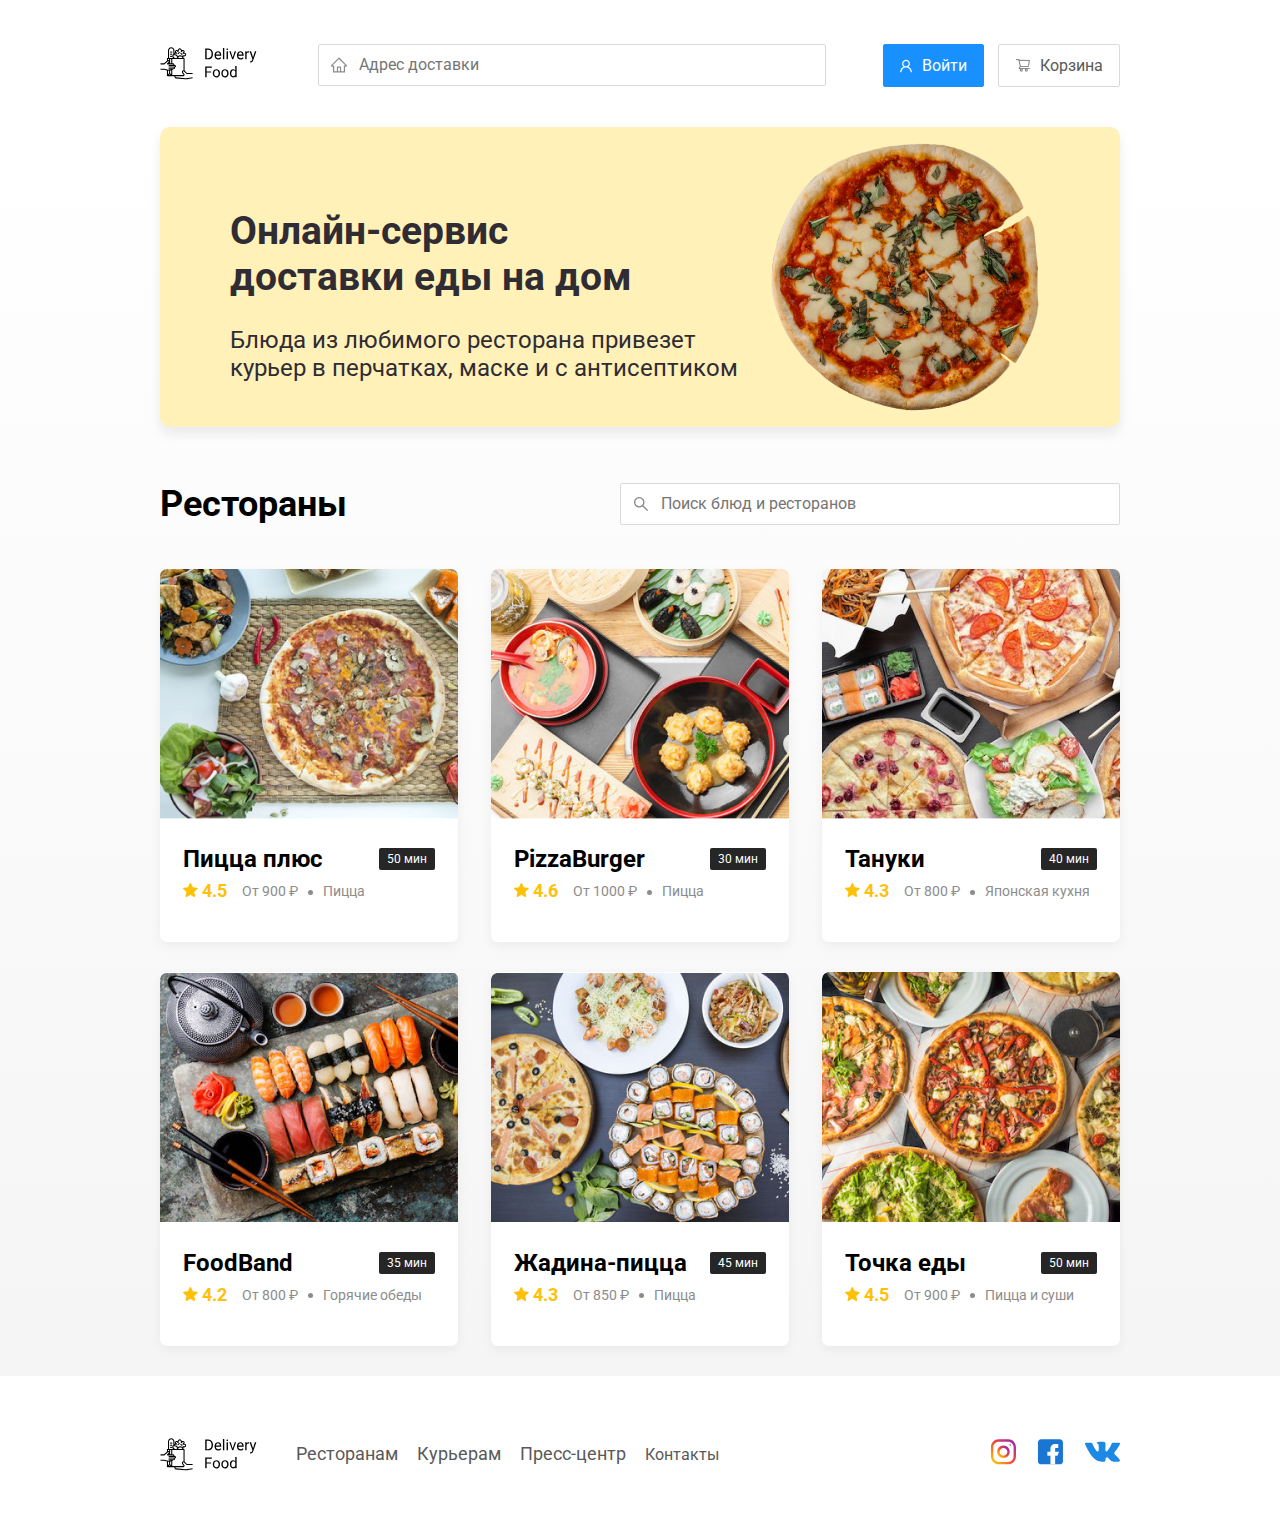
<file: index.html>
<!DOCTYPE html>
<html lang="en">
<head>
    <meta charset="UTF-8">
    <meta name="viewport" content="width=device-width, initial-scale=1.0">
    <title>Delivery Food - сервис доставки еды на дом</title>
    <link href="https://fonts.googleapis.com/css?family=Roboto:400,700&display=swap&subset=cyrillic" rel="stylesheet">
    <link rel="stylesheet" href="./styles/normalize.css">
    <link rel="stylesheet" href="./styles/animate.css">
    <link rel="stylesheet" href="./styles/style.css">
</head>
<body>
    <div class="container">
        <header class="header">
           <a href="#"> <img src="./img/logo.svg" alt="logo" class="logo"></a>
            <input type="text" class="input input-address" placeholder="Адрес доставки">
            <div class="buttons">
                <button class="button button-primary">
                    <img src="./img/user.svg" alt="user" class="button-icon">
                    <span class="button-text">Войти</span>
                </button>
                <button class="button" id="recycleButton">
                    <img src="./img/resycle.svg" alt="resycle" class="button-icon">
                    <span class="button-text">Корзина</span>
                </button>
            </div>
        </header>
    </div>
    <!-- /.container -->
    <main class="main">
        <div class="container">
            <section class="promo">
                <h1 class="promo-title">Онлайн-сервис <br/> доставки еды на дом</h1>
                <p class="promo-text">
                    Блюда из любимого ресторана привезет курьер в перчатках, маске и с антисептиком
                </p>
            </section>
            <!-- /.promo -->
            <section class="restaurants">
                <div class="section-heading">
                    <h2 class="section-title">Рестораны</h2>
                    <input type="text" class="input input-search" placeholder="Поиск блюд и ресторанов">
                </div>
                <div class="cards">
                    <a href="restaurant.html" class="card animated fadeInUp delay-0.5s">
                        <img src="./img/image.jpg" alt="image" class="card-image">
                        <div class="card-text">
                            <div class="card-heading">
                                <h3 class="card-title">Пицца плюс</h3>
                                <span class="card-tag tag">50 мин</span>
                            </div>
                            <!-- /.card-heading -->
                            <div class="card-info">
                                <div class="rating">
                                    <img src="./img/star.svg" alt="rating-star">
                                    4.5</div>
                                <div class="price">От 900 ₽</div>
                                <div class="category">Пицца</div>
                            </div>
                            <!-- /.card-info -->
                        </div>
                        <!-- /.card-text -->
                    </a>
                    <!-- /.card -->
                    <a href="restaurant.html" class="card animated fadeInUp delay-0.6s" >
                        <img src="./img/image2.png" alt="image" class="card-image">
                        <div class="card-text">
                            <div class="card-heading">
                                <h3 class="card-title">PizzaBurger</h3>
                                <span class="card-tag tag">30 мин</span>
                            </div>
                            <!-- /.card-heading -->
                            <div class="card-info">
                                <div class="rating">
                                    <img src="./img/star.svg" alt="rating-star">
                                    4.6</div>
                                <div class="price">От 1000 ₽</div>
                                <div class="category">Пицца</div>
                            </div>
                            <!-- /.card-info -->
                        </div>
                        <!-- /.card-text -->
                    </a>
                    <!-- /.card -->
                    <a href="restaurant.html" class="card animated fadeInUp delay-0.6s">
                        <img src="./img/image3.jpg" alt="image" class="card-image">
                        <div class="card-text">
                            <div class="card-heading">
                                <h3 class="card-title">Тануки</h3>
                                <span class="card-tag tag">40 мин</span>
                            </div>
                            <!-- /.card-heading -->
                            <div class="card-info">
                                <div class="rating">
                                    <img src="./img/star.svg" alt="rating-star">
                                    4.3</div>
                                <div class="price">От 800 ₽</div>
                                <div class="category">Японская кухня</div>
                            </div>
                            <!-- /.card-info -->
                        </div>
                        <!-- /.card-text -->
                    </a>
                    <!-- /.card -->
                    <a href="restaurant.html" class="card animated fadeInUp delay-0.7s">
                        <img src="./img/image4.jpg" alt="image" class="card-image">
                        <div class="card-text">
                            <div class="card-heading">
                                <h3 class="card-title">FoodBand </h3>
                                <span class="card-tag tag">35 мин</span>
                            </div>
                            <!-- /.card-heading -->
                            <div class="card-info">
                                <div class="rating">
                                    <img src="./img/star.svg" alt="rating-star">
                                    4.2</div>
                                <div class="price">От 800 ₽</div>
                                <div class="category">Горячие обеды</div>
                            </div>
                            <!-- /.card-info -->
                        </div>
                        <!-- /.card-text -->
                    </a>
                    <!-- /.card -->
                    <a href="restaurant.html" class="card animated fadeInUp delay-0.8s">
                        <img src="./img/image5.jpg" alt="image" class="card-image">
                        <div class="card-text">
                            <div class="card-heading">
                                <h3 class="card-title">Жадина-пицца</h3>
                                <span class="card-tag tag">45 мин</span>
                            </div>
                            <!-- /.card-heading -->
                            <div class="card-info">
                                <div class="rating">
                                    <img src="./img/star.svg" alt="rating-star">
                                    4.3</div>
                                <div class="price">От 850 ₽</div>
                                <div class="category">Пицца</div>
                            </div>
                            <!-- /.card-info -->
                        </div>
                        <!-- /.card-text -->
                    </a>
                    <!-- /.card -->
                    <a href="restaurant.html" class="card animated fadeInUp delay-0.8s">
                        <img src="./img/image6.jpg" alt="image" class="card-image">
                        <div class="card-text">
                            <div class="card-heading">
                                <h3 class="card-title">Точка еды</h3>
                                <span class="card-tag tag">50 мин</span>
                            </div>
                            <!-- /.card-heading -->
                            <div class="card-info">
                                <div class="rating">
                                    <img src="./img/star.svg" alt="rating-star">
                                    4.5</div>
                                <div class="price">От 900 ₽</div>
                                <div class="category">Пицца и суши</div>
                            </div>
                            <!-- /.card-info -->
                        </div>
                        <!-- /.card-text -->
                    </a>
                    <!-- /.card -->
                </div>
                <!-- /.cards -->
            </section>
            <!-- /.restaurants -->
        </div>
        <!-- /.container -->
    </main>

    <footer class="footer">
        <div class="container">
           <div class="footer-block">
               <img src="./img/logo.svg" alt="logo" class="logo footer-logo">
               <nav class="footer-nav">
                   <a href="#" class="footer-link">Ресторанам</a>
                   <a href="#" class="footer-link">Курьерам</a>
                   <a href="#" class="footer-link">Пресс-центр</a>
                   <a href="#" class="footer-link">Контакты </a>
               </nav>
               <div class="social-links">
                   <a href="#" class="social-link"><img src="./img/insta.svg" alt="instagram"></a>
                   <a href="#" class="social-link"><img src="./img/facebook.svg" alt="facebook"></a>
                   <a href="#" class="social-link"><img src="./img/vk.svg" alt="VK"></a>
               </div>
           </div> 
        </div>
        <!-- /.footer-block-->
    </footer>

    <div class="modal">
        <div class="modal-dialog">
            <div class="modal-header">
                <h3 class="modal-title">Корзина</h3>
                <button class="close">&times;</button>
            </div>
            <!-- /.modal-header -->
            <div class="modal-body">
                <div class="food-row">
                    <span class="food-name">Ролл угорь стандарт</span>
                    <strong class="food-price">250 ₽</strong>
                    <div class="food-counter">
                        <button class="counter-button"> - </button>
                        <span class="counter">1</span>
                        <button class="counter-button"> + </button>
                    </div>
                </div>
                <div class="food-row">
                    <span class="food-name">Ролл угорь стандарт</span>
                    <strong class="food-price">250 ₽</strong>
                    <div class="food-counter">
                        <button class="counter-button"> - </button>
                        <span class="counter">1</span>
                        <button class="counter-button"> + </button>
                    </div>
                </div>
                <div class="food-row">
                    <span class="food-name">Ролл угорь стандарт</span>
                    <strong class="food-price">250 ₽</strong>
                    <div class="food-counter">
                        <button class="counter-button"> - </button>
                        <span class="counter">1</span>
                        <button class="counter-button"> + </button>
                    </div>
                </div>
                <div class="food-row">
                    <span class="food-name">Ролл угорь стандарт</span>
                    <strong class="food-price">250 ₽</strong>
                    <div class="food-counter">
                        <button class="counter-button"> - </button>
                        <span class="counter">1</span>
                        <button class="counter-button"> + </button>
                    </div>
                </div>
                <div class="food-row">
                    <span class="food-name">Ролл угорь стандарт</span>
                    <strong class="food-price">250 ₽</strong>
                    <div class="food-counter">
                        <button class="counter-button"> - </button>
                        <span class="counter">1</span>
                        <button class="counter-button"> + </button>
                    </div>
                </div>
                <!-- /.foods-row -->
            </div>
            <div class="modal-footer">
                <span class="modal-pricetag">1250 ₽</span>
                <div class="footer-buttons">
                    <button class="button button-primary">Оформить заказ</button>
                    <button class="button">Отмена</button>
                </div>
            </div>
            <!-- /.modal-footer -->
        </div>
        <!-- /.modal-dialog -->
    </div>
    <script src="./js/wow.min.js"></script>
    <script src="./js/main.js"></script>
</body>
</html>
</file>
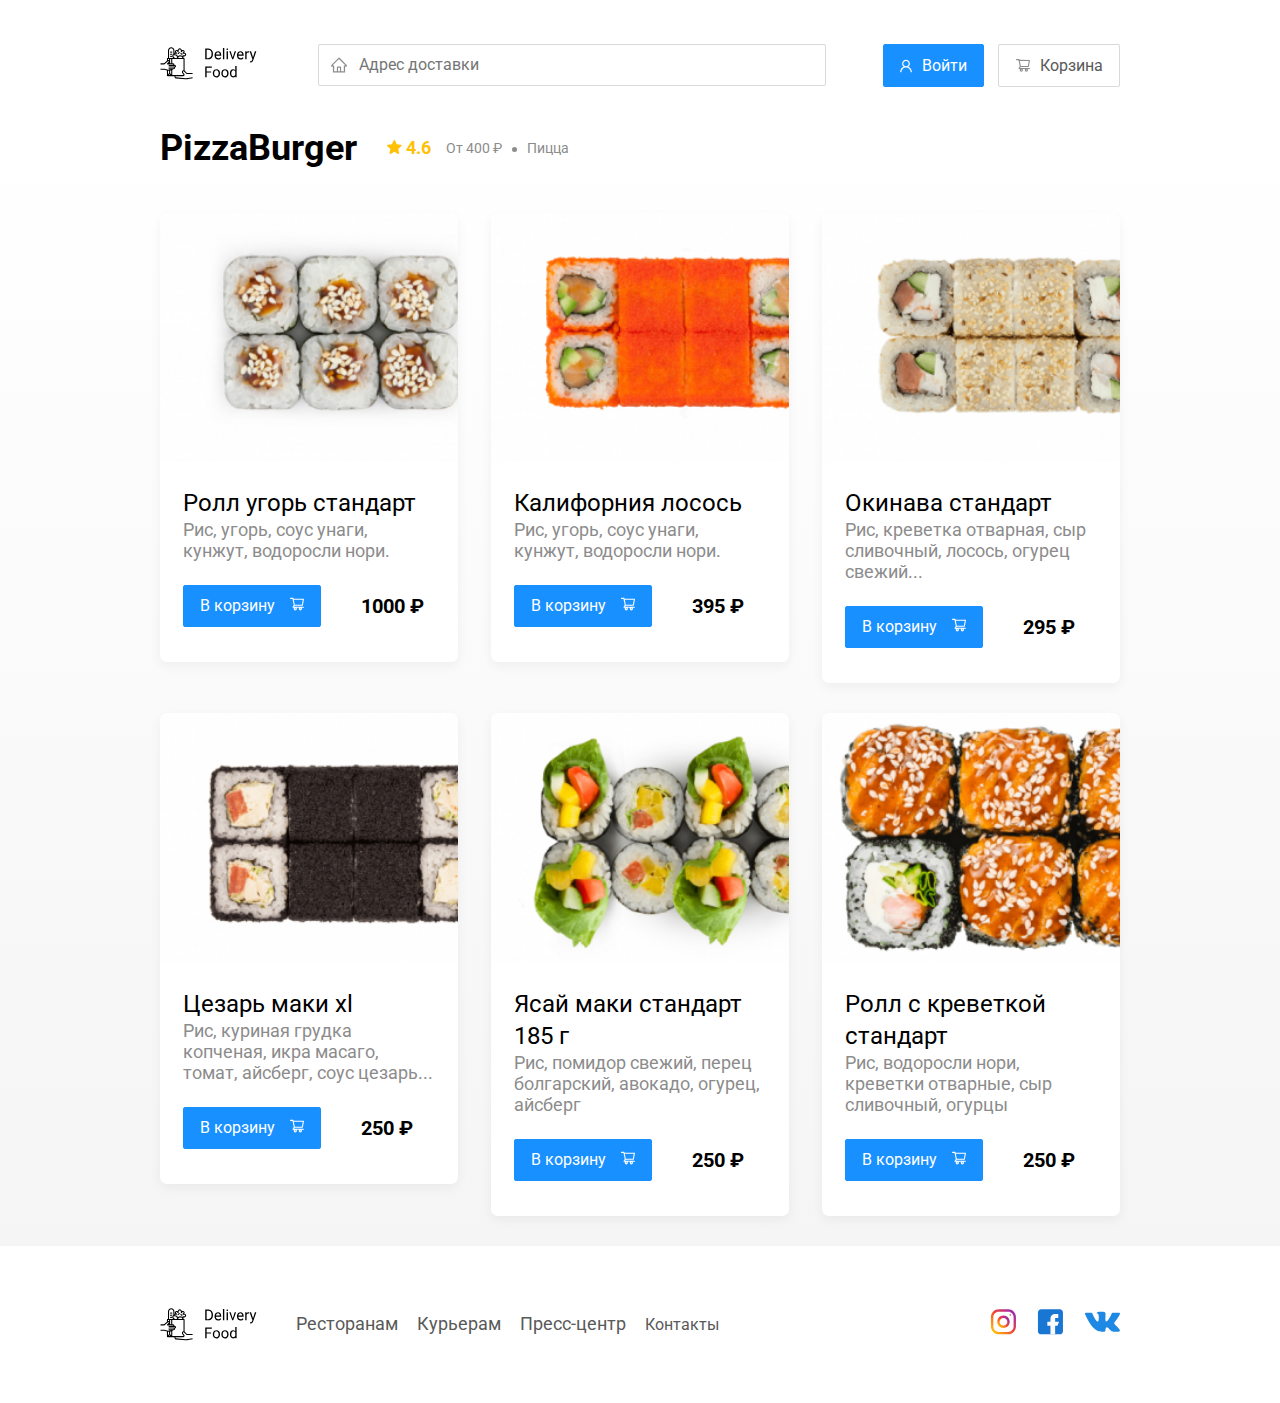
<file: restaurant.html>
<!DOCTYPE html>
<html lang="en">
<head>
    <meta charset="UTF-8">
    <meta name="viewport" content="width=device-width, initial-scale=1.0">
    <title>PizzaBurger - доставкa еды на дом</title>
    <link href="https://fonts.googleapis.com/css?family=Roboto:400,700&display=swap&subset=cyrillic" rel="stylesheet">
    <link rel="stylesheet" href="./styles/normalize.css">
    <link rel="stylesheet" href="./styles/animate.css">
    <link rel="stylesheet" href="./styles/style.css">
</head>
<body>
    <div class="container">
        <header class="header">
           <a href="index.html"> <img src="./img/logo.svg" alt="logo" class="logo animated fadeInLeft delay-0.5s"></a>
            <input type="text" class="input input-address" placeholder="Адрес доставки">
            <div class="buttons">
                <button class="button button-primary">
                    <img src="./img/user.svg" alt="user" class="button-icon">
                    <span class="button-text">Войти</span>
                </button>
                <button class="button" id="recycleButton">
                    <img src="./img/resycle.svg" alt="resycle" class="button-icon">
                    <span class="button-text">Корзина</span>
                </button>
            </div>
        </header>
    </div>
    <!-- /.container -->
    <main class="main">
        <div class="container">
            <section class="restaurants">
                <div class="section-heading">
                    <h2 class="section-title">PizzaBurger</h2>
                    <div class="card-info restaurant-info ">
                        <div class="rating">
                            <img src="./img/star.svg" alt="rating-star">
                            4.6</div>
                        <div class="price">От 400 ₽</div>
                        <div class="category">Пицца</div>
                    </div>
                    <!-- /.card-info -->
                </div>
                <div class="cards">
                    <div class="card animated fadeInUp delay-0.5s">
                        <img src="./img/image2-1.jpg" alt="image" class="card-image">
                        <div class="card-text">
                            <div class="card-heading">
                                <h3 class="card-title card-title-reg">Ролл угорь стандарт</h3>
                            </div>
                            <!-- /.card-heading -->
                            <div class="card-info">
                                <div class="ingredients">Рис, угорь, соус унаги, кунжут, водоросли нори.</div>
                            </div>
                            <!-- /.card-info -->
                            <div class="card-buttons">
                                <button class="button button-primary">
                                    <span class="button-card-text">В корзину</span>
                                    <img src="./img/recycle1.svg" alt="resycle" class="card-button-image">
                                </button>
                                <strong class="card-price-bold">1000 ₽</strong>
                            </div>
                        </div>
                        <!-- /.card-text -->
                    </div>
                    <!-- /.card -->
                    <div class="card animated fadeInRight delay-0.5s">
                        <img src="./img/image2-2.jpg" alt="image" class="card-image">
                        <div class="card-text">
                            <div class="card-heading">
                                <h3 class="card-title card-title-reg">Калифорния лосось</h3>
                            </div>
                            <!-- /.card-heading -->
                            <div class="card-info">
                                <div class="ingredients">Рис, угорь, соус унаги, кунжут, водоросли нори.</div>
                            </div>
                            <!-- /.card-info -->
                            <div class="card-buttons">
                                <button class="button button-primary">
                                    <span class="button-card-text">В корзину</span>
                                    <img src="./img/recycle1.svg" alt="resycle" class="card-button-image">
                                </button>
                                <strong class="card-price-bold">395 ₽</strong>
                            </div>
                        </div>
                        <!-- /.card-text -->
                    </div>
                    <!-- /.card -->
                    <div class="card animated fadeInRight delay-1s">
                        <img src="./img/image2-3.jpg" alt="image" class="card-image">
                        <div class="card-text">
                            <div class="card-heading">
                                <h3 class="card-title card-title-reg"> Окинава стандарт</h3>
                            </div>
                            <!-- /.card-heading -->
                            <div class="card-info">
                                <div class="ingredients">Рис, креветка отварная, сыр сливочный, лосось, огурец свежий...</div>
                            </div>
                            <!-- /.card-info -->
                            <div class="card-buttons">
                                <button class="button button-primary">
                                    <span class="button-card-text">В корзину</span>
                                    <img src="./img/recycle1.svg" alt="resycle" class="card-button-image">
                                </button>
                                <strong class="card-price-bold">295 ₽</strong>
                            </div>
                        </div>
                        <!-- /.card-text -->
                    </div>
                    <!-- /.card -->
                    <div class="card wow fadeInUp" data-wow-delay='0.2s'>
                        <img src="./img/image2-4.jpg" alt="image" class="card-image">
                        <div class="card-text">
                            <div class="card-heading">
                                <h3 class="card-title card-title-reg">Цезарь маки хl</h3>
                            </div>
                            <!-- /.card-heading -->
                            <div class="card-info">
                                <div class="ingredients"> Рис, куриная грудка копченая, икра масаго, томат, айсберг, соус цезарь...</div>
                            </div>
                            <!-- /.card-info -->
                            <div class="card-buttons">
                                <button class="button button-primary">
                                    <span class="button-card-text">В корзину</span>
                                    <img src="./img/recycle1.svg" alt="resycle" class="card-button-image">
                                </button>
                                <strong class="card-price-bold">250 ₽</strong>
                            </div>
                        </div>
                        <!-- /.card-text -->
                    </div>
                    <!-- /.card -->
                    <div class="card wow fadeInUp" data-wow-delay='0.4s'>
                        <img src="./img/image2-5.jpg" alt="image" class="card-image">
                        <div class="card-text">
                            <div class="card-heading">
                                <h3 class="card-title card-title-reg">Ясай маки стандарт 185 г</h3>
                            </div>
                            <!-- /.card-heading -->
                            <div class="card-info">
                                <div class="ingredients">Рис, помидор свежий, перец болгарский, авокадо, огурец, айсберг</div>
                            </div>
                            <!-- /.card-info -->
                            <div class="card-buttons">
                                <button class="button button-primary">
                                    <span class="button-card-text">В корзину</span>
                                    <img src="./img/recycle1.svg" alt="resycle" class="card-button-image">
                                </button>
                                <strong class="card-price-bold">250 ₽</strong>
                            </div>
                        </div>
                        <!-- /.card-text -->
                    </div>
                    <!-- /.card -->
                    <div class="card wow fadeInRight" data-wow-delay='0.6s'>
                        <img src="./img/image2-6.jpg" alt="image" class="card-image">
                        <div class="card-text">
                            <div class="card-heading">
                                <h3 class="card-title card-title-reg">Ролл с креветкой стандарт</h3>
                            </div>
                            <!-- /.card-heading -->
                            <div class="card-info">
                                <div class="ingredients">Рис, водоросли нори, креветки отварные, сыр сливочный, огурцы</div>
                            </div>
                            <!-- /.card-info -->
                            <div class="card-buttons">
                                <button class="button button-primary">
                                    <span class="button-card-text">В корзину</span>
                                    <img src="./img/recycle1.svg" alt="resycle" class="card-button-image">
                                </button>
                                <strong class="card-price-bold">250 ₽</strong>
                            </div>
                        </div>
                        <!-- /.card-text -->
                    </div>
                    <!-- /.card -->
                </div>
                <!-- /.cards -->
            </section>
            <!-- /.restaurants -->
        </div>
        <!-- /.container -->
    </main>

    <footer class="footer">
        <div class="container">
           <div class="footer-block">
               <img src="./img/logo.svg" alt="logo" class="logo footer-logo">
               <nav class="footer-nav">
                   <a href="#" class="footer-link">Ресторанам</a>
                   <a href="#" class="footer-link">Курьерам</a>
                   <a href="#" class="footer-link">Пресс-центр</a>
                   <a href="#" class="footer-link">Контакты </a>
               </nav>
               <div class="social-links">
                   <a href="#" class="social-link"><img src="./img/insta.svg" alt="instagram"></a>
                   <a href="#" class="social-link"><img src="./img/facebook.svg" alt="facebook"></a>
                   <a href="#" class="social-link"><img src="./img/vk.svg" alt="VK"></a>
               </div>
           </div> 
        </div>
        <!-- /.footer-block-->
    </footer>

    <div class="modal">
        <div class="modal-dialog">
            <div class="modal-header">
                <h3 class="modal-title">Корзина</h3>
                <button class="close">&times;</button>
            </div>
            <!-- /.modal-header -->
            <div class="modal-body">
                <div class="food-row">
                    <span class="food-name">Ролл угорь стандарт</span>
                    <strong class="food-price">250 ₽</strong>
                    <div class="food-counter">
                        <button class="counter-button"> - </button>
                        <span class="counter">1</span>
                        <button class="counter-button"> + </button>
                    </div>
                </div>
                <div class="food-row">
                    <span class="food-name">Ролл угорь стандарт</span>
                    <strong class="food-price">250 ₽</strong>
                    <div class="food-counter">
                        <button class="counter-button"> - </button>
                        <span class="counter">1</span>
                        <button class="counter-button"> + </button>
                    </div>
                </div>
                <div class="food-row">
                    <span class="food-name">Ролл угорь стандарт</span>
                    <strong class="food-price">250 ₽</strong>
                    <div class="food-counter">
                        <button class="counter-button"> - </button>
                        <span class="counter">1</span>
                        <button class="counter-button"> + </button>
                    </div>
                </div>
                <div class="food-row">
                    <span class="food-name">Ролл угорь стандарт</span>
                    <strong class="food-price">250 ₽</strong>
                    <div class="food-counter">
                        <button class="counter-button"> - </button>
                        <span class="counter">1</span>
                        <button class="counter-button"> + </button>
                    </div>
                </div>
                <div class="food-row">
                    <span class="food-name">Ролл угорь стандарт</span>
                    <strong class="food-price">250 ₽</strong>
                    <div class="food-counter">
                        <button class="counter-button"> - </button>
                        <span class="counter">1</span>
                        <button class="counter-button"> + </button>
                    </div>
                </div>
                <!-- /.foods-row -->
            </div>
            <div class="modal-footer">
                <span class="modal-pricetag">1250 ₽</span>
                <div class="footer-buttons">
                    <button class="button button-primary">Оформить заказ</button>
                    <button class="button">Отмена</button>
                </div>
            </div>
            <!-- /.modal-footer -->
        </div>
        <!-- /.modal-dialog -->
    </div>
    <script src="./js/wow.min.js"></script>
    <script src="./js/main.js"></script>
</body>
</html>
</file>
<file: styles/style.css>
* {
    box-sizing: border-box;
}

body {
    font-family: 'Roboto', sans-serif;
    padding-top: 44px;
}

.container {
    max-width: 1200px;
    margin: auto;
}

.main {
    background: linear-gradient(180deg, rgba(245, 245, 245, 0) 1.04%, #F5F5F5 100%);
}

.header {
    display: flex;
    align-items: center;
    justify-content: space-between;
    margin-bottom: 40px;
}

.input {
    background: #FFFFFF;
    border: 1px solid #D9D9D9;
    border-radius: 2px;
    font-size: 16px;
    line-height: 24px;
    padding: 8px;
    padding-left: 40px;
    background-repeat: no-repeat;
    background-position: left 11px center;
}

.input-address {
    flex: 0.8;
    background-image: url(../img/home.svg);
}

.input-search {
    background-image: url(../img/search.svg);
    width: 500px;
    margin-left: auto;
}

.button {
    padding: 8px 16px;
    background: #FFFFFF;
    border: 1px solid #D9D9D9;
    box-sizing: border-box;
    box-shadow: 0px 0px 2px rgba(0, 0, 0, 0.0015);
    border-radius: 2px;
    color: #595959;
    font-size: 16px;
    line-height: 24px;
}

.button-primary {
    background: #1890FF;
    border: 1px solid #1890FF;
    color: #FFFFFF;
    margin-right: 10px;
}

.button-icon {
    margin-right: 6px;
    vertical-align: middle;
}

.button-text {
    vertical-align: middle;
}

.button-card-text {
    margin-right: 10px;
}

.promo {
    box-shadow: 0px 7px 12px rgba(158, 158, 163, 0.2);
    background: #FFF1B8 url(../img/promo-img-2.png) no-repeat center  right 80px / 400px;
    border-radius: 10px;
    padding: 55px 70px;
    height: 300px;
    margin-bottom: 56px;
}

.promo-text {
    max-width: 540px;
    font-size: 24px;
    line-height: 28px;
    color: #302C34;
}

.promo-title {
    font-weight: bold;
    font-size: 39px;
    line-height: 46px;
    color: #302C34;
}

.section-heading {
    display: flex;
    align-items: center;
    margin-bottom: 44px;
}

.section-title {
    margin: 0;
    font-weight: bold;
    font-size: 36px;
    line-height: 42px;
    color: #000000;
    margin-right: 30px;
}

.cards {
    display: flex;
    flex-wrap: wrap;
    align-items: flex-start;
    justify-content: space-between;
}

.card {
    background: #FFFFFF;
    box-shadow: 0px 4px 12px rgba(0, 0, 0, 0.05);
    border-radius: 7px;
    overflow: hidden;
    margin-bottom: 30px;
    flex-basis: 31%;
    text-decoration: none;
}

.card-image {
    width: 384px;
    height: 250px;
    object-fit: cover;
}

.card-text {
    padding-top: 20px;
    padding-bottom: 35px;
    padding-left: 23px;
    padding-right: 23px;
}

.card-heading {
    display: flex;
    align-items: center;
    justify-content: space-between;
}

.card-title {
    margin: 0;
    font-style: normal;
    font-weight: bold;
    font-size: 24px;
    line-height: 32px;
    color: #000000;
}

.card-title-reg {
    font-weight: 400;
}

.card-tag {
    font-style: normal;
    font-weight: normal;
    font-size: 12px;
    line-height: 20px;
    color: #FFFFFF;
    background: #262626;
    border-radius: 2px;
    padding: 1px 8px;
}

.card-info {
    display: flex;
    align-items: center;
    flex-wrap: nowrap;
}

.card-price-bold {
    font-weight: bold;
    font-size: 20px;
    line-height: 32px;
    margin-left: 30px;
}

.card-buttons {
    display: flex;
    align-items: center;
    margin-top: 24px;
}

.rating {
    margin-right: 26px;
    color: #FFC107;
    font-style: normal;
    font-weight: bold;
    font-size: 18px;
    line-height: 32px;
}

.price, .category {
    color: #8C8C8C;
    font-size: 18px;
    line-height: 32px;
}

.price {
    margin-right: 10px;
}

.category {
    text-overflow: ellipsis;
    overflow: hidden;
    white-space: nowrap;
    max-width: 150px;
}

.ingredients {
    color: #8C8C8C;
    font-size: 18px;
    line-height: 21px; 
}


.price:after {
    content: '';
    width: 5px;
    height: 5px;
    background-color: #8C8C8C;
    display: inline-block;
    vertical-align: middle;
    border-radius: 50%;
    margin-left: 10px;
}

/* footer */

.footer {
    padding: 60px 0;
}

.footer-block{
    display: flex;
    align-items: center;
    justify-content: space-between;
}

.footer-link {
    display: inline-block;
    color: #595959;
    text-decoration: none;
}

.footer-nav {
    margin-right: auto;
    margin-left: 35px;
}

.footer-link:not(:last-child) {
    margin-right: 15px; 
    font-style: normal;
    font-weight: normal;
    font-size: 18px;
    line-height: 21px;
}

.social-links {
    display: flex;
    align-items: center;
}

.social-link:not(:last-child) {
    margin-right: 21px;
}

/* modal window */

.modal {
    position: fixed;
    left: 0;
    top: 0;
    width: 100%;
    height: 100%;
    background: rgba(0, 0, 0, 0.4);
    display: none;
}

.isOpen {
    display: flex;
}

.modal-dialog {
    max-width: 780px;
    width: 95%;
    background: #FFFFFF;
    border-radius: 5px;
    margin: auto;
    padding: 40px 45px;
}

.modal-header {
    display: flex;
    justify-content: space-between;
    align-items: center;
    margin-bottom: 45px;
}

.modal-body {
    margin-bottom: 52px;
}

.modal-title {
    margin: 0;
    font-style: normal;
    font-weight: bold;
    font-size: 36px;
    line-height: 42px;
    color: #000000;
}

.close {
    background-color: transparent;
    border: none;
    font-size: 36px;
}

.food-row {
    display: flex;
    align-items: flex-start;
    justify-content: space-between;
    padding-bottom: 8px;
    border-bottom: 1px solid #d9d9d9;
    margin-bottom: 15px;
}

.food-price {
    margin-left: auto;
    margin-right: 47px;
    font-weight: bold;
    font-size: 20px;
    line-height: 32px;
}

.food-name {
    font-style: normal;
    font-weight: normal;
    font-size: 18px;
    line-height: 32px;
    color: #000000;
}

.food-counter {
    display: flex;
    align-items: center;
}

.counter-button {
    display: flex;
    justify-content: center;
    align-items: center;
    width: 39px;
    height: 32px;
    background: #FFFFFF;
    border: 1px solid #40A9FF;
    box-sizing: border-box;
    border-radius: 2px;
    font-size: 14px;
    line-height: 22px;
    color: #40A9FF;
}

.counter {
    font-size: 16px;
    line-height: 24px;
    margin-left: 10px;
    margin-right: 10px;
}

.modal-footer {
    display: flex;
    align-items: center;
    justify-content: space-between;
}

.footer-buttons {
    display: flex;
    align-items: center;
}

.modal-pricetag {
    background: #262626;
    border-radius: 5px;
    color:  #FAFAFA;
    padding: 15px 20px;
    font-weight: bold;
    font-size: 20px;
    line-height: 23px;
}








/* ======media - queryies */

@media (max-width: 1366px) {

    .container {
        max-width: 960px;
    }

    .promo {
        background-size: 300px;
        background-position: center right 60px;
    }

    .rating {
        margin-right: 15px;
    }
    
    .category, 
    .price {
        font-size: 14px;
    }
}

@media (max-width: 992px) {

    .container {
        max-width: 750px;
    }

    .promo {
        background-size: 200px;
        background-position: center right 30px;
        padding: 30px;
        height: 200px;
    }

    .promo-text {
        max-width: 440px;
        font-size: 20px;
        line-height: 18px;
        color: #302C34;
    }
    
    .promo-title {
        font-weight: bold;
        font-size: 32px;
        line-height: 26px;
        color: #302C34;
    }

    .card {
        margin-bottom: 20px;
        flex-basis: 49%;
    }

    .footer-link {
        font-size: 16px;
    }
}

@media (max-width: 768px) {

    .container {
        max-width: 560px;
    }

    .promo {
        background-size: 150px;
        background-position: center right 10px;
        padding: 30px;
        height: 200px;
    }

    .promo-text {
        max-width: 340px;
        font-size: 15px;
        line-height: 22px;
        color: #302C34;
    }
    
    .button {
        padding: 4px 8px;
        background: #FFFFFF;
        border: 1px solid #D9D9D9;
        box-sizing: border-box;
        box-shadow: 0px 0px 2px rgba(0, 0, 0, 0.0015);
        border-radius: 2px;
        color: #595959;
        font-size: 16px;
        line-height: 12px;
    }

    .button-primary {
        background: #1890FF;
        border: 1px solid #1890FF;
        color: #FFFFFF;
        margin-right: 6px;
    }

    .input-address {
        height: 28px;
    }

    .card {
        background: #FFFFFF;
        box-shadow: 0px 4px 12px rgba(0, 0, 0, 0.05);
        border-radius: 7px;
        overflow: hidden;
        margin-bottom: 20px;
        flex-basis: 49%;
    }
    
    .card-image {
        width: 284px;
        height: 200px;
        object-fit: cover;
    }
    
    .card-text {
        padding-top: 15px;
        padding-bottom: 30px;
        padding-left: 18px;
        padding-right: 18px;
    }
    
    .card-heading {
        display: flex;
        align-items: center;
        justify-content: space-between;
    }
    
    .card-title {
        margin-bottom: 10px;
        font-style: normal;
        font-weight: bold;
        font-size: 20px;
        line-height: 22px;
    }
    
    .card-tag {
        font-style: normal;
        font-weight: normal;
        font-size: 12px;
        line-height: 20px;
        color: #FFFFFF;
        background: #262626;
        border-radius: 2px;
        padding: 1px 5px;
    }
    
    .card-info {
        display: flex;
        align-items: center;
        flex-wrap: nowrap;
    }
    
    .rating {
        margin-right: 26px;
        color: #FFC107;
        font-style: normal;
        font-weight: bold;
        font-size: 18px;
        line-height: 22px;
    }
    
    .price, .category {
        color: #8C8C8C;
        font-size: 12px;
        line-height: 22px;
    }
    
    .price {
        margin-right: 10px;
    }
    
    .category {
        text-overflow: ellipsis;
        overflow: hidden;
        white-space: nowrap;
        max-width: 150px;
    }
    
    .price:after {
        content: '';
        width: 5px;
        height: 5px;
        background-color: #8C8C8C;
        display: inline-block;
        vertical-align: middle;
        border-radius: 50%;
        margin-left: 10px;
    }

    .footer {
        padding: 50px 0;
    }

    .footer-nav {
        margin-right: auto;
        margin-left: 35px;
    }
    
    .footer-link:not(:last-child) {
        margin-right: 10px; 
        font-style: normal;
        font-weight: normal;
        font-size: 12px;
        line-height: 11px;
    }

    .footer-link:last-child {
        font-size: 12px;
        line-height: 11px;
    }
    
    .social-links {
        display: flex;
        align-items: center;
    }
    
    .social-link:not(:last-child) {
        margin-right: 11px;
    }
}

@media (max-width: 578px) {

    .container {
        width: 90%;
    }

    .header {
        display: flex;
        flex-wrap: wrap;
    }

    .input-address {
        order: 5;
        flex: 1;
    }

    .promo {
        background-size: 150px;
        background-position: center right 5px;
        padding: 30px;
        height: 200px;
    }

    .section-title {
        font-size: 20px;
    }

    .card {
        flex-basis: 100%;
    }

    .card-image {
        width: 100%;
    }

    .footer-nav {
        order: 0;
        flex-wrap: wrap;
        max-width: 20%;
    }

    .footer-link {
        margin-bottom: 10px;
    }

    .footer-logo {
        order: 1;
        margin-left: 75px;
    }

    .social-link {
        margin-left: 10px;
    }
    
}

@media (max-width: 480px) {

    .section-heading {
        flex-wrap: wrap;
    }

    .input-address {
        margin-top: 20px;
        width: 70%;
    }

    .logo {
        margin-bottom: 30px;
        margin-left: 70px;
    }

    .buttons {
        margin-left: 30px;
    }

    .button-primary {
        margin-right: 20px;
    }

    .promo {
        background-image: none;
        padding: 30px;
        height: 300px;
    }

    .footer-block {
        flex-wrap: wrap;
        flex-direction: column;
        align-items: center;
    }

    .footer-logo {
        order: 0;
        margin-left: 30px;
    }

    .footer-link {
        margin-top: 10px;
        margin-left: 95px;
    }

    .footer-nav {
        margin-top: 20px;
        margin-bottom: 20px;
        text-align: center;
    }

}
</file>
